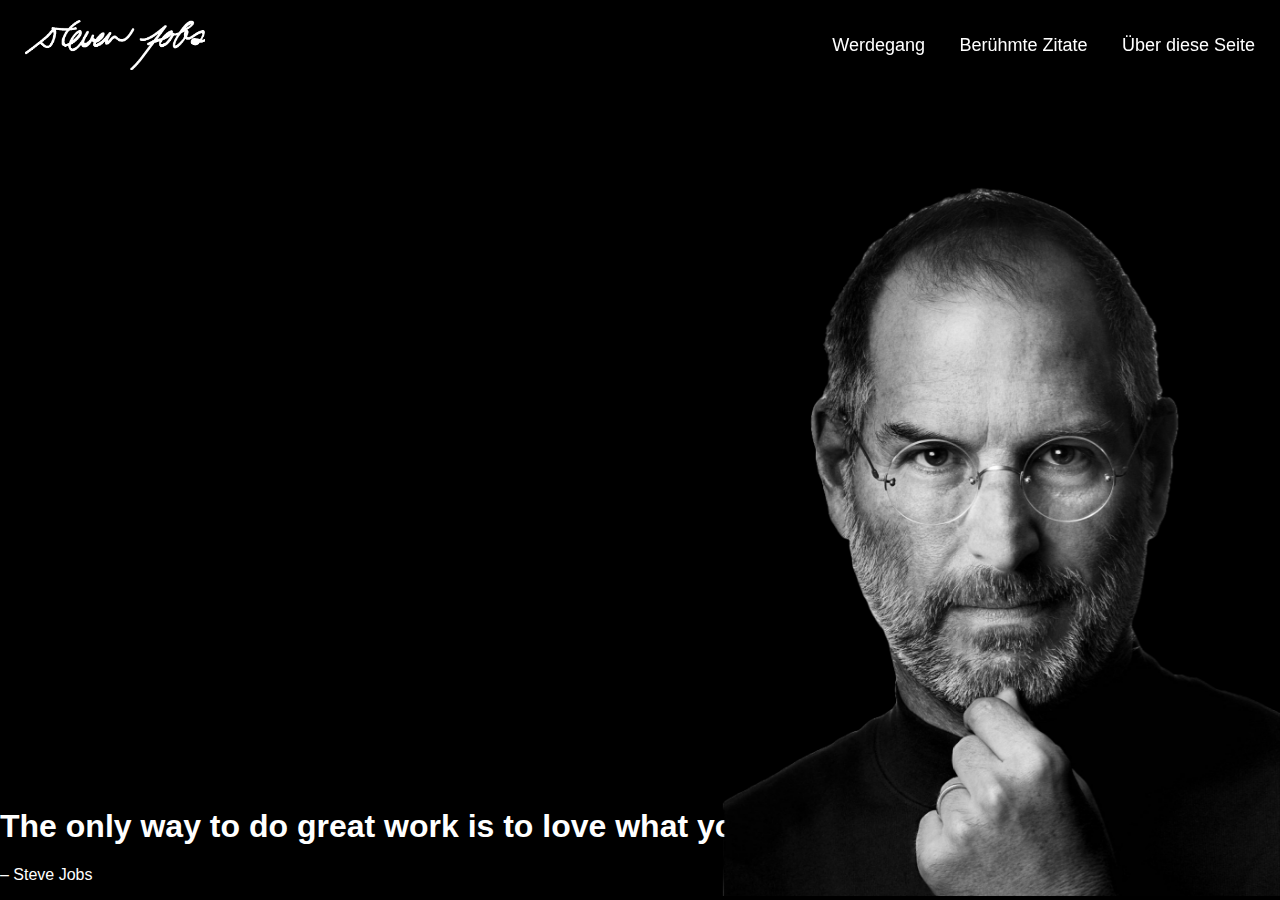
<file: index.html>
<!DOCTYPE html>
<html lang="en">
    <head>
        <meta charset="utf-8">
        <meta http-equiv="X-UA-Compatible" content="IE=edge">
        <title>Steve Jobs</title>
        <meta name="description" content="">
        <meta name="viewport" content="width=device-width, initial-scale=1">
        <link rel="stylesheet" href="styles/index.css">
    </head>
    <body>
        <header>
            <img src="assets/sj-signature.png" alt="Steve Jobss signature" class="logo">

            <nav>
                <a href="timeline.html">Werdegang</a>
                <a href="qoutes.html">Berühmte Zitate</a>
                <a href="about.html">Über diese Seite</a>
            </nav>
        </header>
        
        <section class="hero">

        </section>
            <div class="hero-text">
                <h1>The only way to do great work is to love what you do.</h1>
                 <p>– Steve Jobs</p>
            </div>
            <div class="hero-image">
                <img src="assets/sj.png" alt="Steve Jobs">
            </div>
        <script></script>
    </body>
</html>
</file>
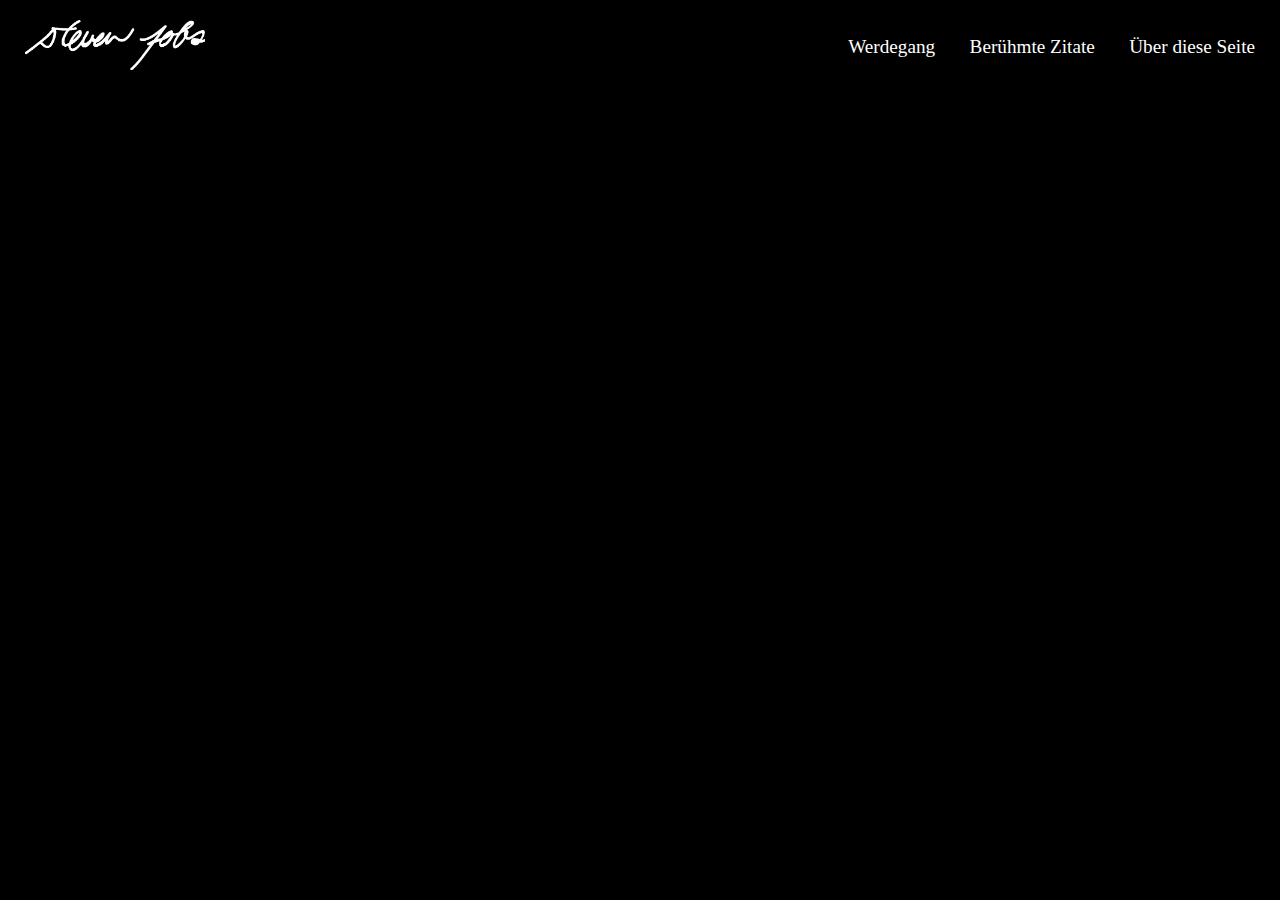
<file: qoutes.html>
<!DOCTYPE html>
<html lang="en">
    <head>
        <meta charset="utf-8">
        <meta http-equiv="X-UA-Compatible" content="IE=edge">
        <title>Steve Jobs</title>
        <meta name="description" content="">
        <meta name="viewport" content="width=device-width, initial-scale=1">
        <link rel="stylesheet" href="styles/qoutes.css">
        <link rel="stylesheet" href="styles/header.css">
    </head>
    <body>
        <div id="header"></div>
        <section id="section1">

        </section>
        <section id="section2">

        </section>
        <section id="section3">

        </section>
        <section id="section4">

        </section>
        <script>
            fetch('header.html')
            .then(res => res.text())
            .then(data => {
            document.getElementById('header').innerHTML = data;
            }
        );
        </script>
    </body>
</html>
</file>
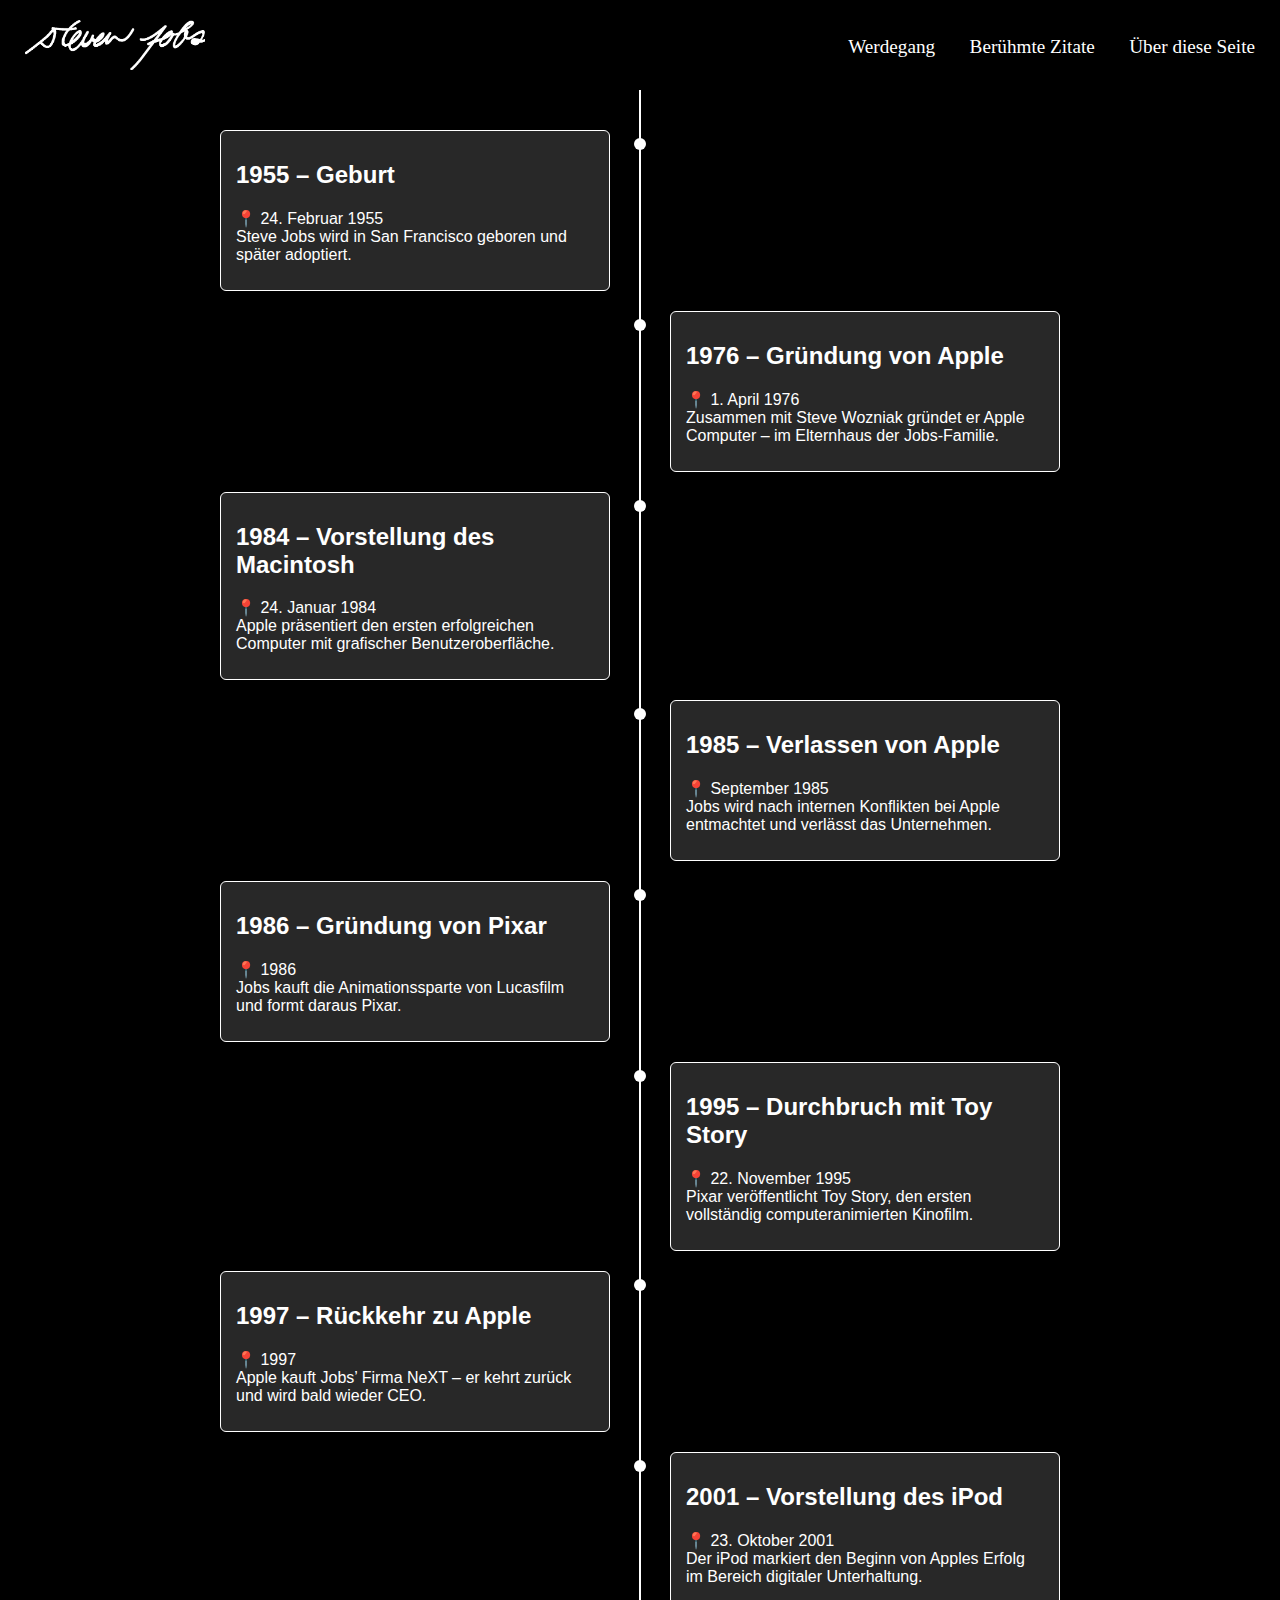
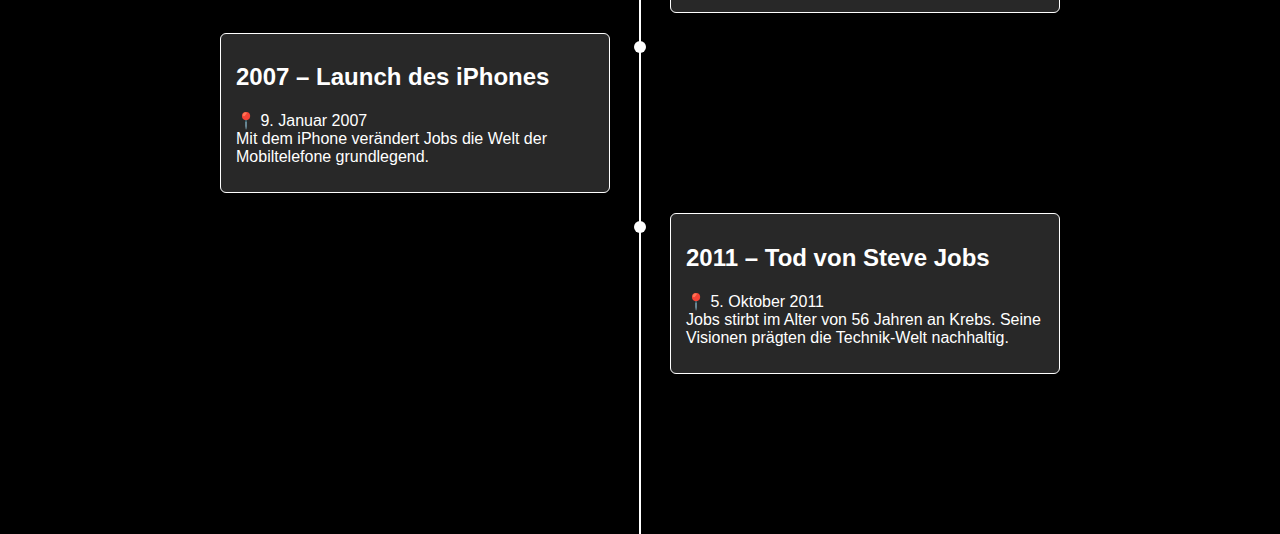
<file: timeline.html>
<!DOCTYPE html>
<html>
  <head>
    <meta charset="utf-8" />
    <meta http-equiv="X-UA-Compatible" content="IE=edge" />
    <title>Steve Jobs | Zeitstrahl</title>
    <meta name="description" content="" />
    <meta name="viewport" content="width=device-width, initial-scale=1" />
    <link rel="stylesheet" href="styles/timeline.css" />
    <link rel="stylesheet" href="styles/header.css" />
  </head>
  <body>
    <div id="header"></div>
    <div class="timeline">
      <div class="container left">
        <div class="content">
          <h2>1955 – Geburt</h2>
          <p>
            📍 24. Februar 1955<br />
            Steve Jobs wird in San Francisco geboren und später adoptiert.
          </p>
        </div>
      </div>
      <div class="container right">
        <div class="content">
          <h2>1976 – Gründung von Apple</h2>
          <p>
            📍 1. April 1976<br />
            Zusammen mit Steve Wozniak gründet er Apple Computer – im Elternhaus
            der Jobs-Familie.
          </p>
        </div>
      </div>
      <div class="container left">
        <div class="content">
          <h2>1984 – Vorstellung des Macintosh</h2>
          <p>
            📍 24. Januar 1984<br />
            Apple präsentiert den ersten erfolgreichen Computer mit grafischer
            Benutzeroberfläche.
          </p>
        </div>
      </div>
      <div class="container right">
        <div class="content">
          <h2>1985 – Verlassen von Apple</h2>
          <p>
            📍 September 1985<br />
            Jobs wird nach internen Konflikten bei Apple entmachtet und verlässt
            das Unternehmen.
          </p>
        </div>
      </div>
      <div class="container left">
        <div class="content">
          <h2>1986 – Gründung von Pixar</h2>
          <p>
            📍 1986<br />
            Jobs kauft die Animationssparte von Lucasfilm und formt daraus
            Pixar.
          </p>
        </div>
      </div>
      <div class="container right">
        <div class="content">
          <h2>1995 – Durchbruch mit Toy Story</h2>
          <p>
            📍 22. November 1995<br />
            Pixar veröffentlicht Toy Story, den ersten vollständig
            computeranimierten Kinofilm.
          </p>
        </div>
      </div>
      <div class="container left">
        <div class="content">
          <h2>1997 – Rückkehr zu Apple</h2>
          <p>
            📍 1997<br />
            Apple kauft Jobs’ Firma NeXT – er kehrt zurück und wird bald wieder
            CEO.
          </p>
        </div>
      </div>
      <div class="container right">
        <div class="content">
          <h2>2001 – Vorstellung des iPod</h2>
          <p>
            📍 23. Oktober 2001<br />
            Der iPod markiert den Beginn von Apples Erfolg im Bereich digitaler
            Unterhaltung.
          </p>
        </div>
      </div>
      <div class="container left">
        <div class="content">
          <h2>2007 – Launch des iPhones</h2>
          <p>
            📍 9. Januar 2007<br />
            Mit dem iPhone verändert Jobs die Welt der Mobiltelefone
            grundlegend.
          </p>
        </div>
      </div>
      <div class="container right">
        <div class="content">
          <h2>2011 – Tod von Steve Jobs</h2>
          <p>
            📍 5. Oktober 2011<br />
            Jobs stirbt im Alter von 56 Jahren an Krebs. Seine Visionen prägten
            die Technik-Welt nachhaltig.
          </p>
        </div>
      </div>
    </div>
    <script>
      fetch("header.html")
        .then((res) => res.text())
        .then((data) => {
          document.getElementById("header").innerHTML = data;
        });
    </script>
  </body>
</html>
</file>
<file: styles/index.css>
body {
  background-color: black;
  margin: 0;
  padding: 0;
  color: white;
  font-family: "Helvetica Neue", Arial, sans-serif;
  height: 100vh;
  display: flex;
  flex-direction: column;
}

header {
  display: flex;
  justify-content: space-between;
  flex-direction: row;
  align-items: center;
  padding: 20px 25px;
  position: absolute;
  width: 100%;
  box-sizing: border-box;
  z-index: 10;
}

header img.logo {
  height: 50px;
}

nav a {
  position: relative;
  color: #fff;
  text-decoration: none;
  margin-left: 30px;
  font-size: 2vh;
  padding-bottom: 4px;
}

nav a::after {
  content: "";
  position: absolute;
  left: 0;
  bottom: 0;
  height: 2px;
  width: 0;
  background-color: white;
  transition: width 0.3s ease-in-out;
}

nav a:hover::after {
  width: 100%;
}

.hero {
  display: flex;
  justify-content: flex-start;
  align-items: center;
  height: 100vh;
  padding: 0 100px;
  z-index: 1;
  position: relative;
}

.hero-image {
  position: fixed;
  bottom: 0;
  right: 0;
  z-index: 0;
}

.hero-image img {
  height: 80vh;
  object-fit: cover;
}
</file>
<file: styles/qoutes.css>
body {
  background-color: black;
  margin: 0;
  padding: 0;
  color: white;
  font-family: "Helvetica Neue", Arial, sans-serif;
  height: 100vh;
  display: flex;
  flex-direction: column;
}
</file>
<file: styles/header.css>
header {
  display: flex;
  justify-content: space-between;
  flex-direction: row;
  align-items: center;
  padding: 20px 25px;
  position: absolute;
  width: 100%;
  box-sizing: border-box;
  z-index: 10;
}

header img.logo {
  height: 50px;
}

nav a {
  position: relative;
  color: #fff;
  text-decoration: none;
  margin-left: 30px;
  font-size: 120%;
  padding-bottom: 4px;
  font-family: "Helvetica Neue";
}

nav a::after {
  content: "";
  position: absolute;
  left: 0;
  bottom: 0;
  height: 2px;
  width: 0;
  background-color: white;
  transition: width 0.3s ease-in-out;
}

nav a:hover::after {
  width: 100%;
}
</file>
<file: styles/timeline.css>
* {
  box-sizing: border-box;
}

body {
  background-color: #000;
  margin: 0;
  padding: 0;
  color: #fff;
  font-family: "Helvetica Neue", Arial, sans-serif;
  height: 100vh;
}

.timeline {
  position: relative;
  max-width: 900px;
  margin: 0 auto;
  padding-top: 120px;
  padding-bottom: 150px;
}

.timeline::after {
  content: "";
  position: absolute;
  width: 2px;
  background-color: #fff;
  top: 90px;
  bottom: 0;
  left: 50%;
  transform: translateX(-50%);
}

.container {
  padding: 10px 30px;
  position: relative;
  width: 50%;
  background: none;
}

/* Timeline points */
.container::after {
  content: "";
  position: absolute;
  width: 12px;
  height: 12px;
  background-color: #fff;
  border-radius: 50%;
  top: 18px;
  z-index: 1;
}

.left {
  left: 0;
}

.right {
  left: 50%;
}

.left::after {
  right: -6px;
}

.right::after {
  left: -6px;
}

/* Remove arrows */
.left::before,
.right::before {
  content: none;
}

/* Content box styling */
.content {
  padding: 10px 15px;
  background-color: rgba(255, 255, 255, 0.156);
  border-radius: 6px;
  border: 1px solid rgb(255, 255, 255);
}

/* Mobile */
@media screen and (max-width: 600px) {
  .timeline::after {
    left: 20px;
  }

  .container {
    width: 100%;
    padding-left: 50px;
    padding-right: 20px;
  }

  .container::after {
    left: 14px;
  }

  .left,
  .right {
    left: 0;
  }
}
</file>
